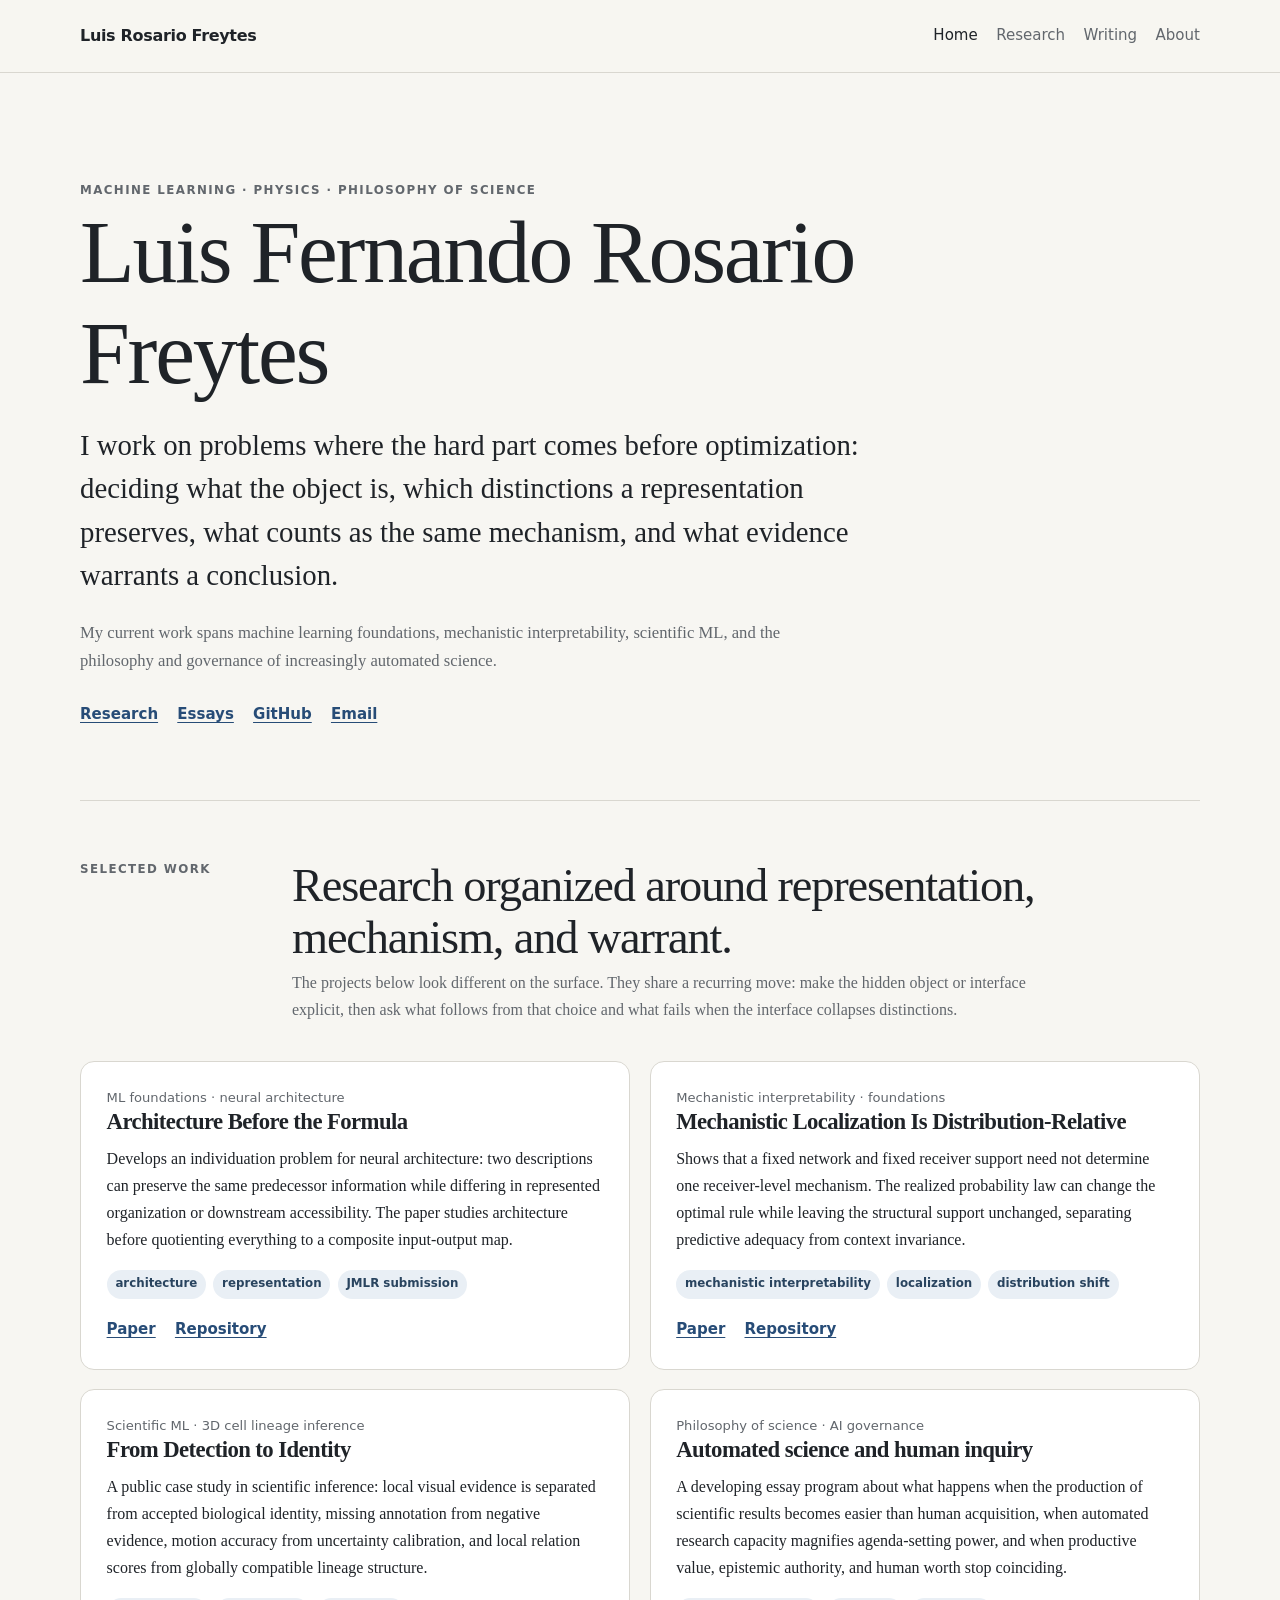
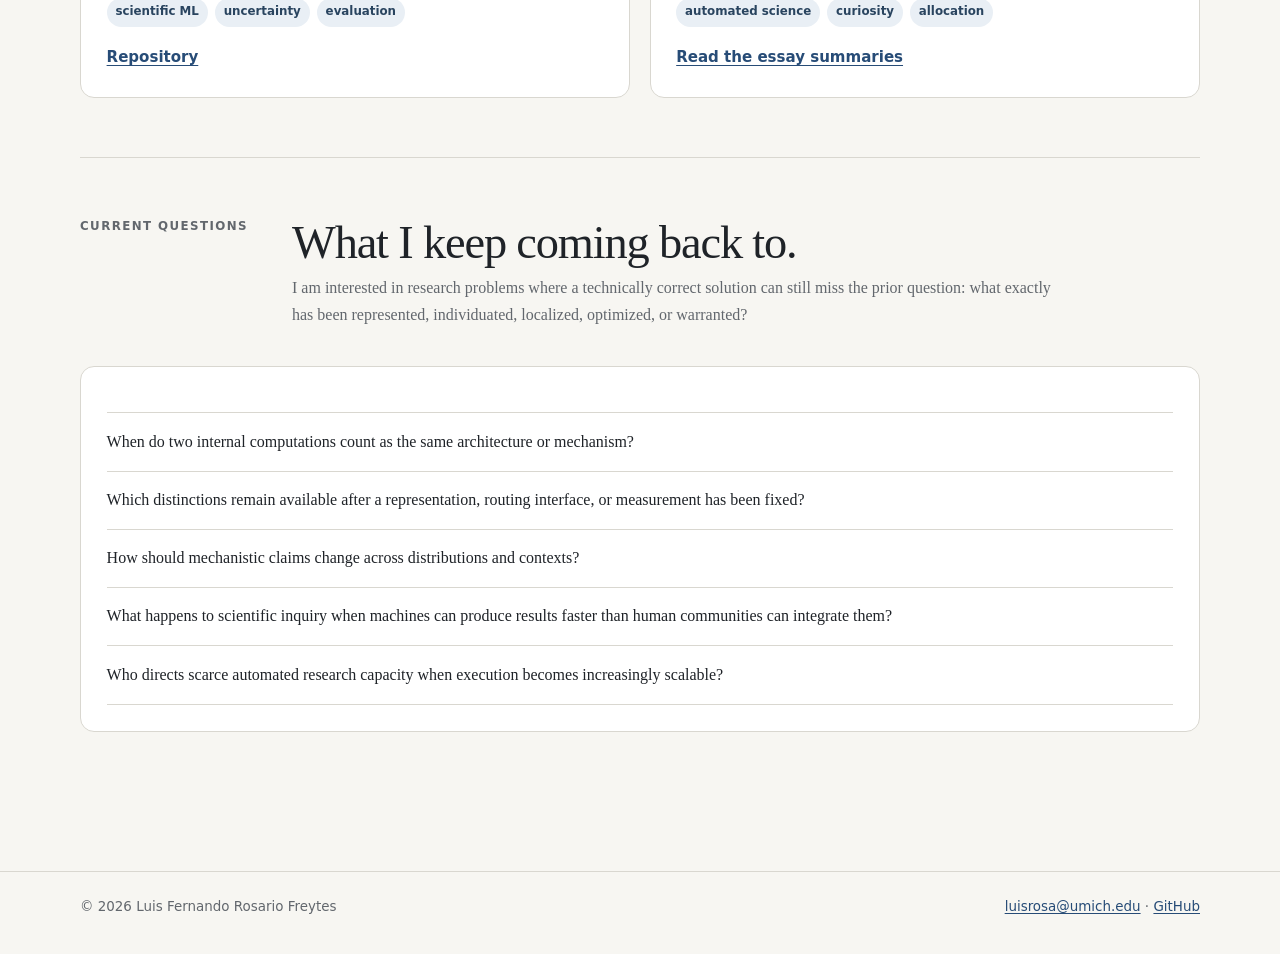
<file: index.html>
<!doctype html>
<html lang="en">
<head>
  <meta charset="utf-8">
  <meta name="viewport" content="width=device-width, initial-scale=1">
  <meta name="description" content="Research homepage of Luis Fernando Rosario Freytes: machine learning foundations, mechanistic interpretability, scientific ML, and philosophy of scientific inquiry.">
  <title>Luis Fernando Rosario Freytes</title>
  <link rel="stylesheet" href="style.css">
</head>
<body>
  <a class="skip-link" href="#content">Skip to content</a>
  <header>
    <div class="site-shell nav">
      <a class="brand" href="index.html">Luis Rosario Freytes</a>
      <nav class="nav-links" aria-label="Primary">
        <a aria-current="page" href="index.html">Home</a>
        <a href="research.html">Research</a>
        <a href="writing.html">Writing</a>
        <a href="about.html">About</a>
      </nav>
    </div>
  </header>

  <main id="content">
    <div class="site-shell">
      <section class="hero">
        <div class="eyebrow">Machine learning · physics · philosophy of science</div>
        <h1>Luis Fernando Rosario Freytes</h1>
        <p class="lede">I work on problems where the hard part comes before optimization: deciding what the object is, which distinctions a representation preserves, what counts as the same mechanism, and what evidence warrants a conclusion.</p>
        <p class="sublede">My current work spans machine learning foundations, mechanistic interpretability, scientific ML, and the philosophy and governance of increasingly automated science.</p>
        <div class="links">
          <a href="research.html">Research</a>
          <a href="writing.html">Essays</a>
          <a href="https://github.com/luisrosa">GitHub</a>
          <a href="mailto:luisrosa@umich.edu">Email</a>
        </div>
      </section>

      <section class="section">
        <div class="section-head">
          <div class="section-kicker">Selected work</div>
          <div>
            <h2>Research organized around representation, mechanism, and warrant.</h2>
            <p>The projects below look different on the surface. They share a recurring move: make the hidden object or interface explicit, then ask what follows from that choice and what fails when the interface collapses distinctions.</p>
          </div>
        </div>

        <div class="grid">
          <article class="card">
            <div class="meta">ML foundations · neural architecture</div>
            <h3>Architecture Before the Formula</h3>
            <p>Develops an individuation problem for neural architecture: two descriptions can preserve the same predecessor information while differing in represented organization or downstream accessibility. The paper studies architecture before quotienting everything to a composite input-output map.</p>
            <div class="tags"><span class="tag">architecture</span><span class="tag">representation</span><span class="tag">JMLR submission</span></div>
            <div class="links"><a href="https://arxiv.org/abs/2601.11618">Paper</a><a href="https://github.com/luisrosa/architecture-before-formula">Repository</a></div>
          </article>

          <article class="card">
            <div class="meta">Mechanistic interpretability · foundations</div>
            <h3>Mechanistic Localization Is Distribution-Relative</h3>
            <p>Shows that a fixed network and fixed receiver support need not determine one receiver-level mechanism. The realized probability law can change the optimal rule while leaving the structural support unchanged, separating predictive adequacy from context invariance.</p>
            <div class="tags"><span class="tag">mechanistic interpretability</span><span class="tag">localization</span><span class="tag">distribution shift</span></div>
            <div class="links"><a href="https://github.com/luisrosa/Mechanistic-Localization-Is-Distribution-Relative/blob/main/mechanistic_localization_is_distribution_relative.pdf">Paper</a><a href="https://github.com/luisrosa/Mechanistic-Localization-Is-Distribution-Relative">Repository</a></div>
          </article>

          <article class="card">
            <div class="meta">Scientific ML · 3D cell lineage inference</div>
            <h3>From Detection to Identity</h3>
            <p>A public case study in scientific inference: local visual evidence is separated from accepted biological identity, missing annotation from negative evidence, motion accuracy from uncertainty calibration, and local relation scores from globally compatible lineage structure.</p>
            <div class="tags"><span class="tag">scientific ML</span><span class="tag">uncertainty</span><span class="tag">evaluation</span></div>
            <div class="links"><a href="https://github.com/luisrosa/from-detection-to-identity">Repository</a></div>
          </article>

          <article class="card">
            <div class="meta">Philosophy of science · AI governance</div>
            <h3>Automated science and human inquiry</h3>
            <p>A developing essay program about what happens when the production of scientific results becomes easier than human acquisition, when automated research capacity magnifies agenda-setting power, and when productive value, epistemic authority, and human worth stop coinciding.</p>
            <div class="tags"><span class="tag">automated science</span><span class="tag">curiosity</span><span class="tag">allocation</span></div>
            <div class="links"><a href="writing.html">Read the essay summaries</a></div>
          </article>
        </div>
      </section>

      <section class="section">
        <div class="section-head">
          <div class="section-kicker">Current questions</div>
          <div>
            <h2>What I keep coming back to.</h2>
            <p>I am interested in research problems where a technically correct solution can still miss the prior question: what exactly has been represented, individuated, localized, optimized, or warranted?</p>
          </div>
        </div>
        <div class="grid">
          <div class="card wide">
            <ul class="list-clean">
              <li>When do two internal computations count as the same architecture or mechanism?</li>
              <li>Which distinctions remain available after a representation, routing interface, or measurement has been fixed?</li>
              <li>How should mechanistic claims change across distributions and contexts?</li>
              <li>What happens to scientific inquiry when machines can produce results faster than human communities can integrate them?</li>
              <li>Who directs scarce automated research capacity when execution becomes increasingly scalable?</li>
            </ul>
          </div>
        </div>
      </section>
    </div>
  </main>

  <footer>
    <div class="site-shell footer-inner">
      <span>© 2026 Luis Fernando Rosario Freytes</span>
      <span><a href="mailto:luisrosa@umich.edu">luisrosa@umich.edu</a> · <a href="https://github.com/luisrosa">GitHub</a></span>
    </div>
  </footer>
</body>
</html>
</file>
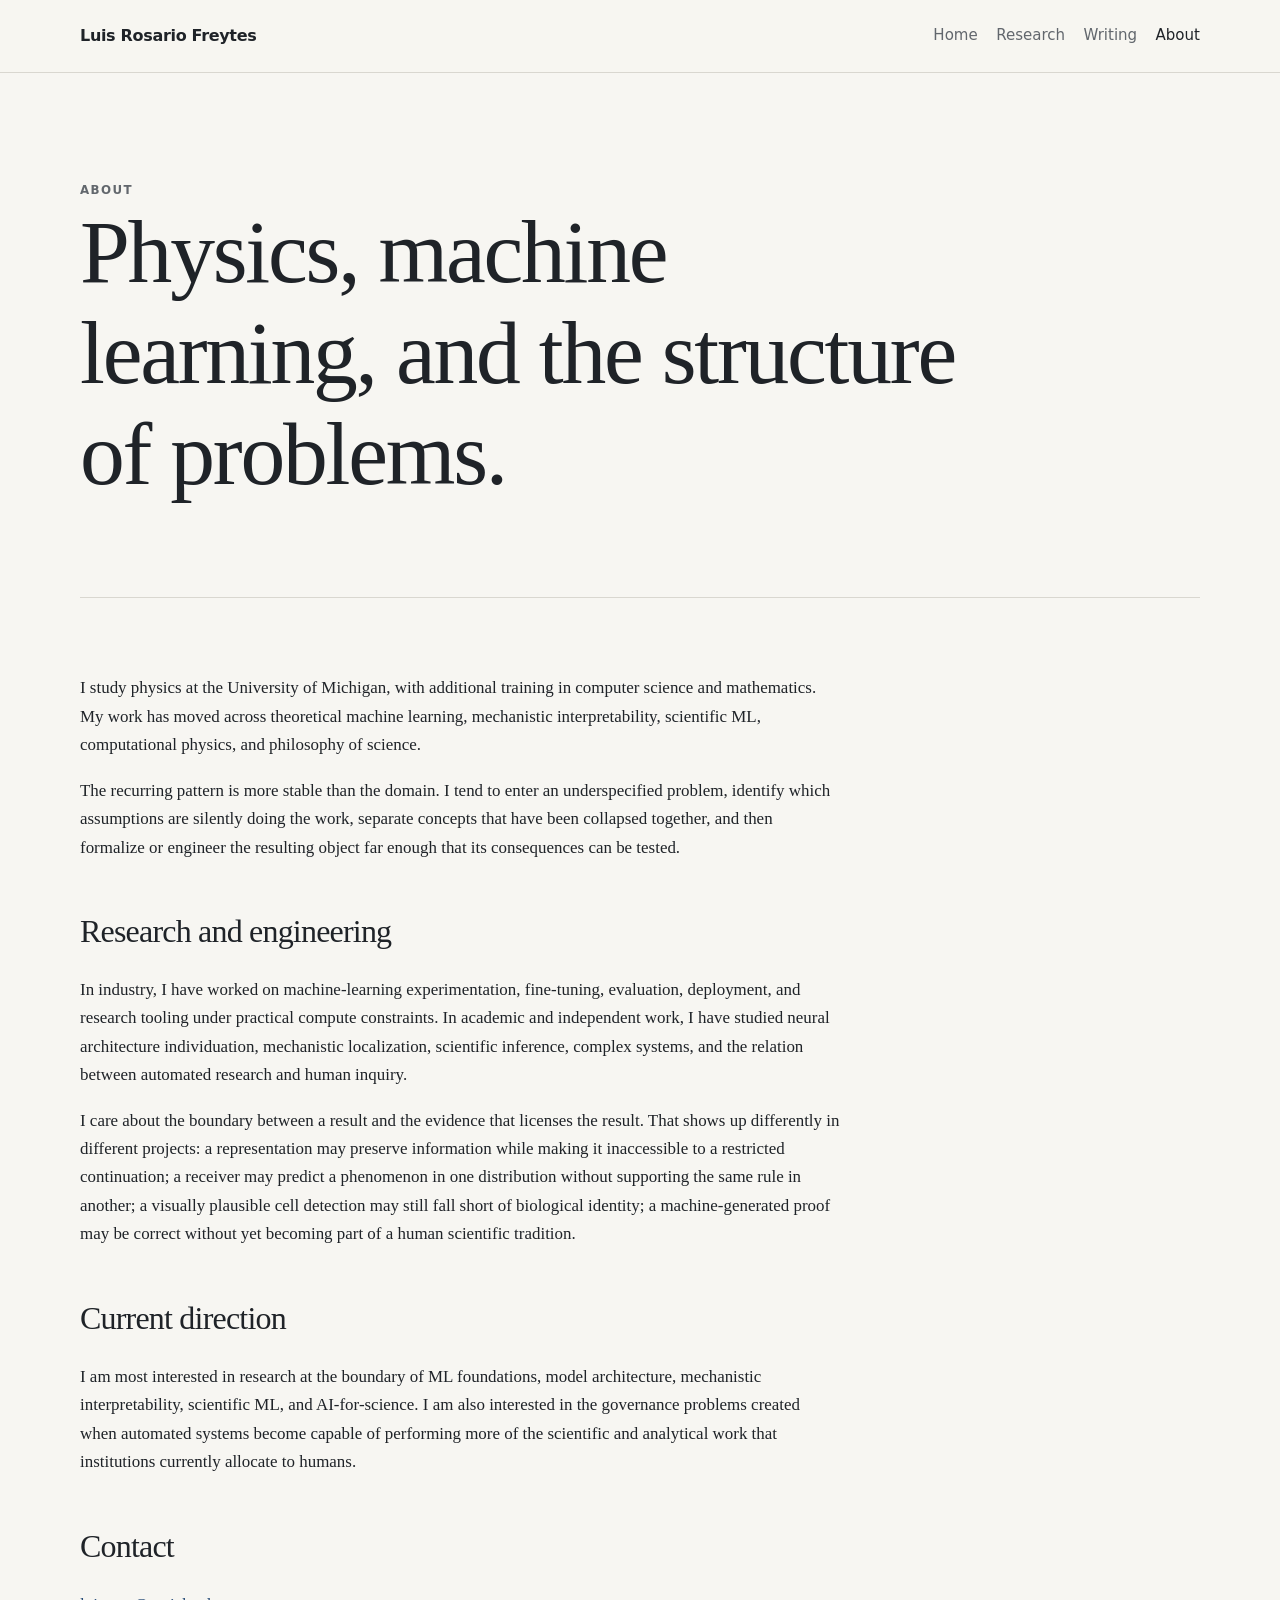
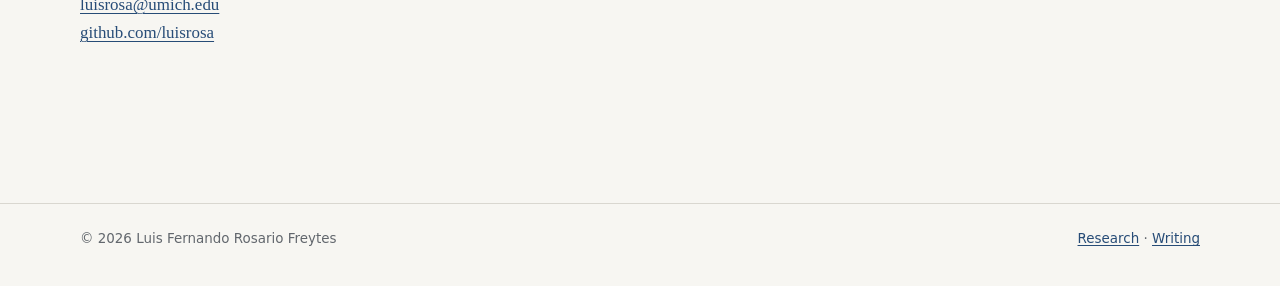
<file: about.html>
<!doctype html>
<html lang="en">
<head>
  <meta charset="utf-8">
  <meta name="viewport" content="width=device-width, initial-scale=1">
  <meta name="description" content="About Luis Fernando Rosario Freytes, a University of Michigan physics student working across machine learning, mechanistic interpretability, scientific ML, and philosophy of science.">
  <title>About — Luis Rosario Freytes</title>
  <link rel="stylesheet" href="style.css">
</head>
<body>
  <header><div class="site-shell nav"><a class="brand" href="index.html">Luis Rosario Freytes</a><nav class="nav-links"><a href="index.html">Home</a><a href="research.html">Research</a><a href="writing.html">Writing</a><a aria-current="page" href="about.html">About</a></nav></div></header>
  <main id="content"><div class="site-shell">
    <section class="hero"><div class="eyebrow">About</div><h1>Physics, machine learning, and the structure of problems.</h1></section>
    <section class="section"><div class="prose">
      <p>I study physics at the University of Michigan, with additional training in computer science and mathematics. My work has moved across theoretical machine learning, mechanistic interpretability, scientific ML, computational physics, and philosophy of science.</p>
      <p>The recurring pattern is more stable than the domain. I tend to enter an underspecified problem, identify which assumptions are silently doing the work, separate concepts that have been collapsed together, and then formalize or engineer the resulting object far enough that its consequences can be tested.</p>
      <h2>Research and engineering</h2>
      <p>In industry, I have worked on machine-learning experimentation, fine-tuning, evaluation, deployment, and research tooling under practical compute constraints. In academic and independent work, I have studied neural architecture individuation, mechanistic localization, scientific inference, complex systems, and the relation between automated research and human inquiry.</p>
      <p>I care about the boundary between a result and the evidence that licenses the result. That shows up differently in different projects: a representation may preserve information while making it inaccessible to a restricted continuation; a receiver may predict a phenomenon in one distribution without supporting the same rule in another; a visually plausible cell detection may still fall short of biological identity; a machine-generated proof may be correct without yet becoming part of a human scientific tradition.</p>
      <h2>Current direction</h2>
      <p>I am most interested in research at the boundary of ML foundations, model architecture, mechanistic interpretability, scientific ML, and AI-for-science. I am also interested in the governance problems created when automated systems become capable of performing more of the scientific and analytical work that institutions currently allocate to humans.</p>
      <h2>Contact</h2>
      <p><a href="mailto:luisrosa@umich.edu">luisrosa@umich.edu</a><br><a href="https://github.com/luisrosa">github.com/luisrosa</a></p>
    </div></section>
  </div></main>
  <footer><div class="site-shell footer-inner"><span>© 2026 Luis Fernando Rosario Freytes</span><span><a href="research.html">Research</a> · <a href="writing.html">Writing</a></span></div></footer>
</body>
</html>
</file>
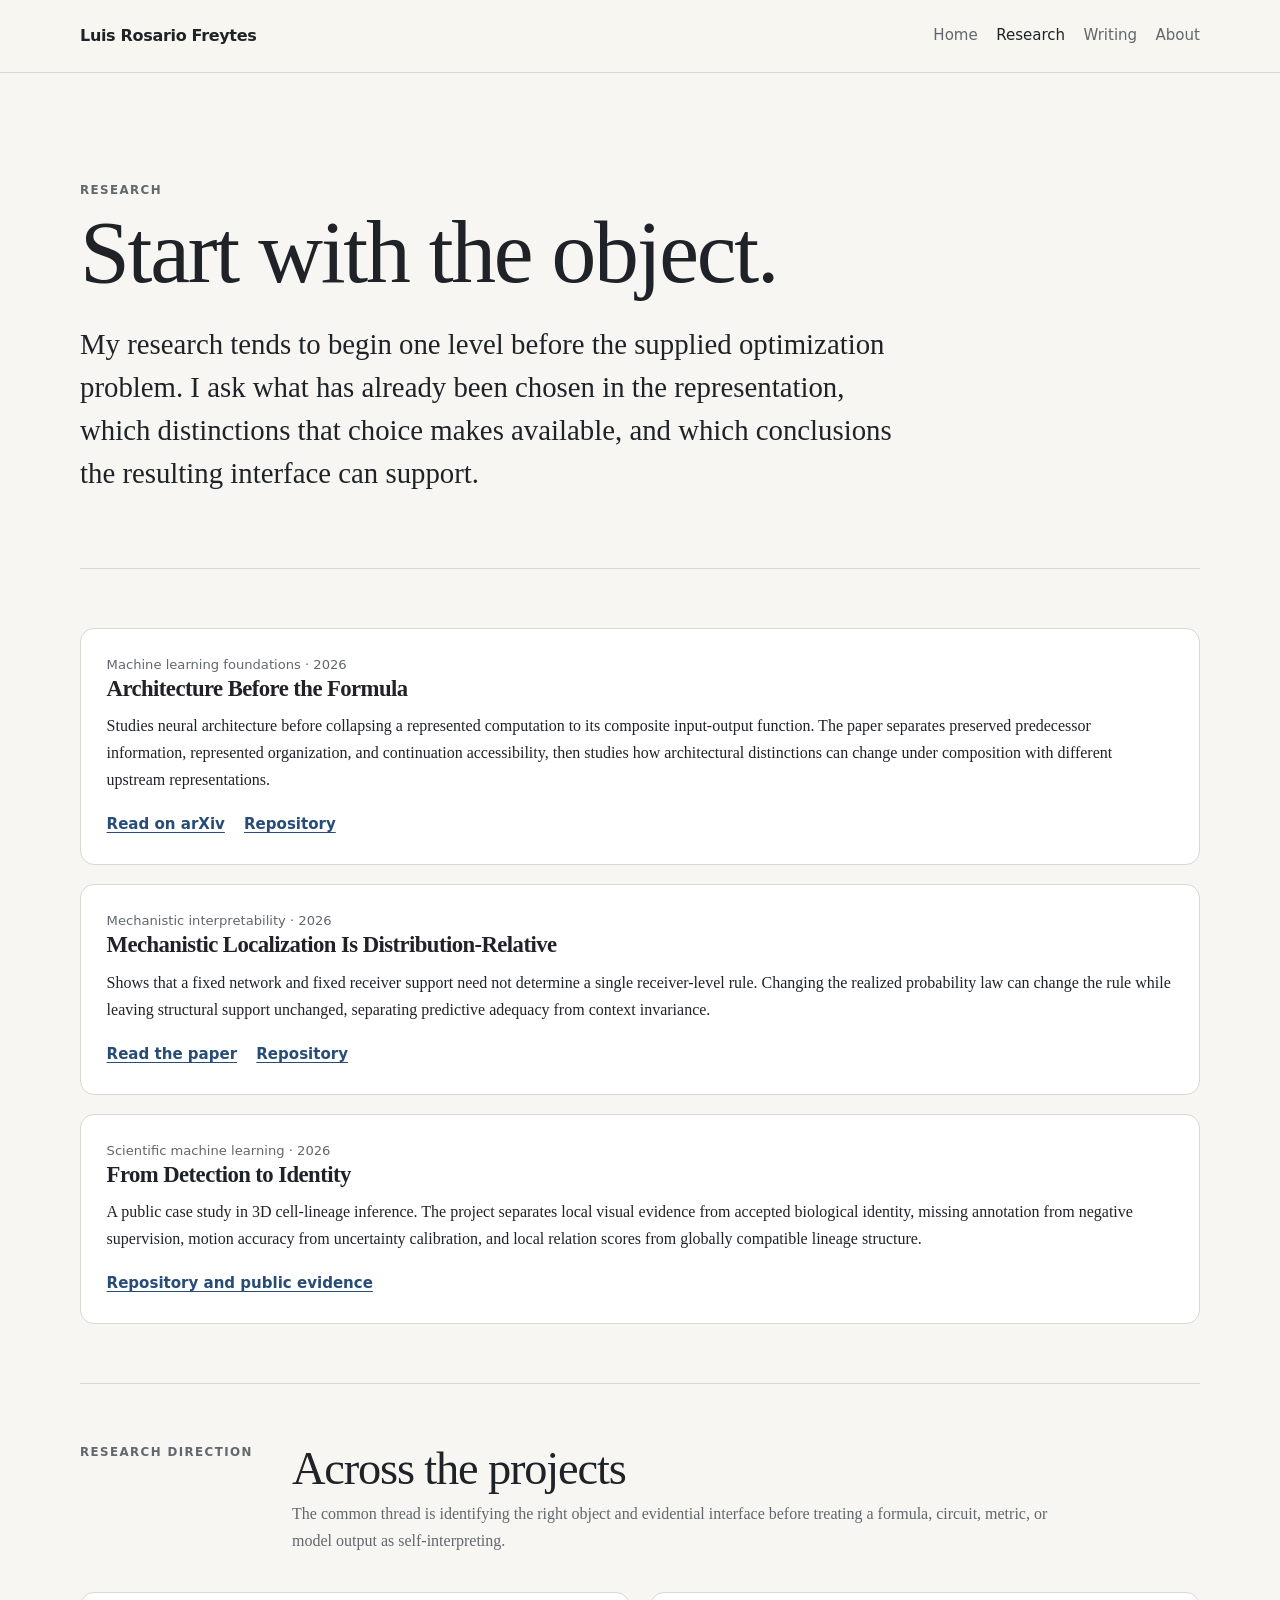
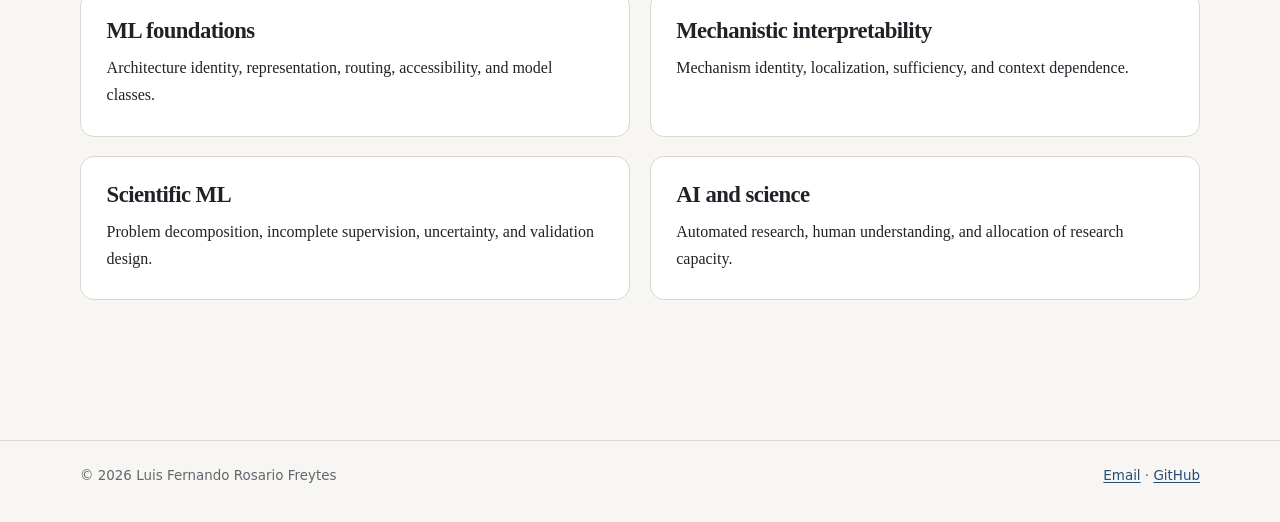
<file: research.html>
<!doctype html>
<html lang="en">
<head>
  <meta charset="utf-8">
  <meta name="viewport" content="width=device-width, initial-scale=1">
  <meta name="description" content="Research by Luis Fernando Rosario Freytes in machine learning foundations, mechanistic interpretability, and scientific ML.">
  <title>Research — Luis Rosario Freytes</title>
  <link rel="stylesheet" href="style.css">
</head>
<body>
  <header><div class="site-shell nav"><a class="brand" href="index.html">Luis Rosario Freytes</a><nav class="nav-links"><a href="index.html">Home</a><a aria-current="page" href="research.html">Research</a><a href="writing.html">Writing</a><a href="about.html">About</a></nav></div></header>
  <main id="content"><div class="site-shell">
    <section class="hero"><div class="eyebrow">Research</div><h1>Start with the object.</h1><p class="lede">My research tends to begin one level before the supplied optimization problem. I ask what has already been chosen in the representation, which distinctions that choice makes available, and which conclusions the resulting interface can support.</p></section>
    <section class="section"><div class="grid">
      <article class="card wide"><div class="meta">Machine learning foundations · 2026</div><h3>Architecture Before the Formula</h3><p>Studies neural architecture before collapsing a represented computation to its composite input-output function. The paper separates preserved predecessor information, represented organization, and continuation accessibility, then studies how architectural distinctions can change under composition with different upstream representations.</p><div class="links"><a href="https://arxiv.org/abs/2601.11618">Read on arXiv</a><a href="https://github.com/luisrosa/architecture-before-formula">Repository</a></div></article>
      <article class="card wide"><div class="meta">Mechanistic interpretability · 2026</div><h3>Mechanistic Localization Is Distribution-Relative</h3><p>Shows that a fixed network and fixed receiver support need not determine a single receiver-level rule. Changing the realized probability law can change the rule while leaving structural support unchanged, separating predictive adequacy from context invariance.</p><div class="links"><a href="https://github.com/luisrosa/Mechanistic-Localization-Is-Distribution-Relative/blob/main/mechanistic_localization_is_distribution_relative.pdf">Read the paper</a><a href="https://github.com/luisrosa/Mechanistic-Localization-Is-Distribution-Relative">Repository</a></div></article>
      <article class="card wide"><div class="meta">Scientific machine learning · 2026</div><h3>From Detection to Identity</h3><p>A public case study in 3D cell-lineage inference. The project separates local visual evidence from accepted biological identity, missing annotation from negative supervision, motion accuracy from uncertainty calibration, and local relation scores from globally compatible lineage structure.</p><div class="links"><a href="https://github.com/luisrosa/from-detection-to-identity">Repository and public evidence</a></div></article>
    </div></section>
    <section class="section"><div class="section-head"><div class="section-kicker">Research direction</div><div><h2>Across the projects</h2><p>The common thread is identifying the right object and evidential interface before treating a formula, circuit, metric, or model output as self-interpreting.</p></div></div><div class="grid"><div class="card"><h3>ML foundations</h3><p>Architecture identity, representation, routing, accessibility, and model classes.</p></div><div class="card"><h3>Mechanistic interpretability</h3><p>Mechanism identity, localization, sufficiency, and context dependence.</p></div><div class="card"><h3>Scientific ML</h3><p>Problem decomposition, incomplete supervision, uncertainty, and validation design.</p></div><div class="card"><h3>AI and science</h3><p>Automated research, human understanding, and allocation of research capacity.</p></div></div></section>
  </div></main>
  <footer><div class="site-shell footer-inner"><span>© 2026 Luis Fernando Rosario Freytes</span><span><a href="mailto:luisrosa@umich.edu">Email</a> · <a href="https://github.com/luisrosa">GitHub</a></span></div></footer>
</body>
</html>
</file>
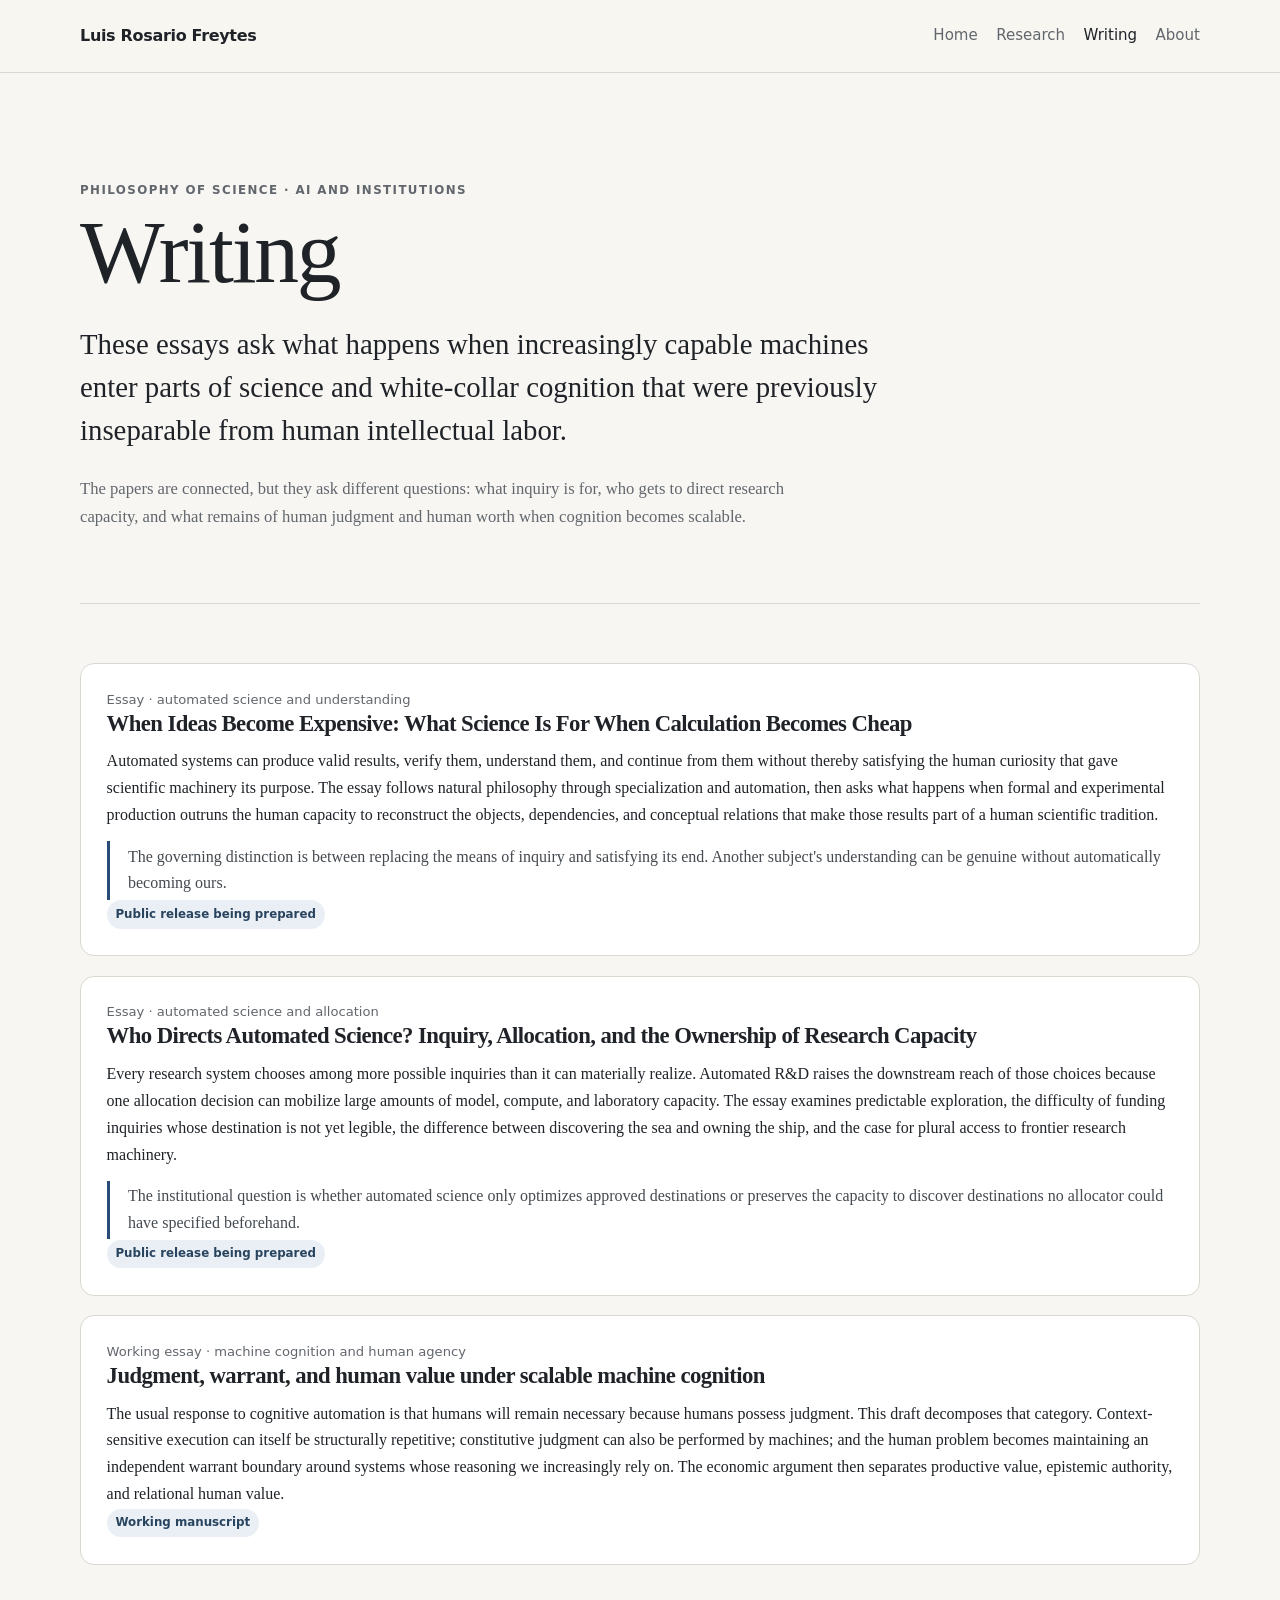
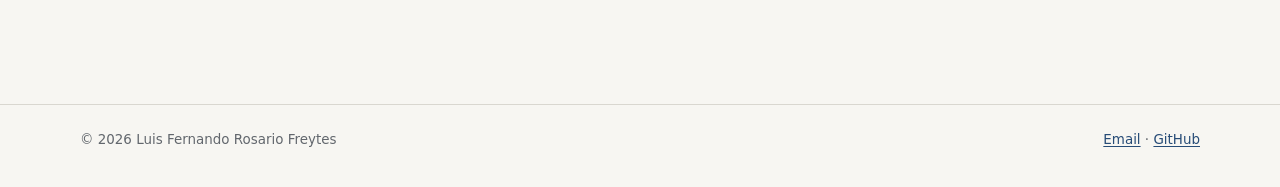
<file: writing.html>
<!doctype html>
<html lang="en">
<head>
  <meta charset="utf-8">
  <meta name="viewport" content="width=device-width, initial-scale=1">
  <meta name="description" content="Essays by Luis Fernando Rosario Freytes on automated science, human inquiry, research allocation, judgment, and human value.">
  <title>Writing — Luis Rosario Freytes</title>
  <link rel="stylesheet" href="style.css">
</head>
<body>
  <header><div class="site-shell nav"><a class="brand" href="index.html">Luis Rosario Freytes</a><nav class="nav-links"><a href="index.html">Home</a><a href="research.html">Research</a><a aria-current="page" href="writing.html">Writing</a><a href="about.html">About</a></nav></div></header>
  <main id="content"><div class="site-shell">
    <section class="hero"><div class="eyebrow">Philosophy of science · AI and institutions</div><h1>Writing</h1><p class="lede">These essays ask what happens when increasingly capable machines enter parts of science and white-collar cognition that were previously inseparable from human intellectual labor.</p><p class="sublede">The papers are connected, but they ask different questions: what inquiry is for, who gets to direct research capacity, and what remains of human judgment and human worth when cognition becomes scalable.</p></section>
    <section class="section"><div class="grid">
      <article class="card wide"><div class="meta">Essay · automated science and understanding</div><h3>When Ideas Become Expensive: What Science Is For When Calculation Becomes Cheap</h3><p>Automated systems can produce valid results, verify them, understand them, and continue from them without thereby satisfying the human curiosity that gave scientific machinery its purpose. The essay follows natural philosophy through specialization and automation, then asks what happens when formal and experimental production outruns the human capacity to reconstruct the objects, dependencies, and conceptual relations that make those results part of a human scientific tradition.</p><p class="note">The governing distinction is between replacing the means of inquiry and satisfying its end. Another subject's understanding can be genuine without automatically becoming ours.</p><span class="status">Public release being prepared</span></article>
      <article class="card wide"><div class="meta">Essay · automated science and allocation</div><h3>Who Directs Automated Science? Inquiry, Allocation, and the Ownership of Research Capacity</h3><p>Every research system chooses among more possible inquiries than it can materially realize. Automated R&amp;D raises the downstream reach of those choices because one allocation decision can mobilize large amounts of model, compute, and laboratory capacity. The essay examines predictable exploration, the difficulty of funding inquiries whose destination is not yet legible, the difference between discovering the sea and owning the ship, and the case for plural access to frontier research machinery.</p><p class="note">The institutional question is whether automated science only optimizes approved destinations or preserves the capacity to discover destinations no allocator could have specified beforehand.</p><span class="status">Public release being prepared</span></article>
      <article class="card wide"><div class="meta">Working essay · machine cognition and human agency</div><h3>Judgment, warrant, and human value under scalable machine cognition</h3><p>The usual response to cognitive automation is that humans will remain necessary because humans possess judgment. This draft decomposes that category. Context-sensitive execution can itself be structurally repetitive; constitutive judgment can also be performed by machines; and the human problem becomes maintaining an independent warrant boundary around systems whose reasoning we increasingly rely on. The economic argument then separates productive value, epistemic authority, and relational human value.</p><span class="status">Working manuscript</span></article>
    </div></section>
  </div></main>
  <footer><div class="site-shell footer-inner"><span>© 2026 Luis Fernando Rosario Freytes</span><span><a href="mailto:luisrosa@umich.edu">Email</a> · <a href="https://github.com/luisrosa">GitHub</a></span></div></footer>
</body>
</html>
</file>
<file: style.css>
:root {
  --bg: #f7f6f2;
  --surface: #ffffff;
  --text: #1f2328;
  --muted: #62676d;
  --line: #d9d7d0;
  --accent: #274c77;
  --accent-soft: #e9eff5;
  --max: 1120px;
  --reading: 760px;
}

* { box-sizing: border-box; }
html { scroll-behavior: smooth; }
body { margin: 0; background: var(--bg); color: var(--text); font-family: Georgia, "Times New Roman", serif; line-height: 1.68; }
a { color: var(--accent); text-decoration-thickness: 1px; text-underline-offset: 0.18em; }
a:hover { text-decoration-thickness: 2px; }
.site-shell { width: min(calc(100% - 2.5rem), var(--max)); margin: 0 auto; }
header { border-bottom: 1px solid var(--line); background: rgba(247, 246, 242, 0.96); }
.nav { min-height: 72px; display: flex; align-items: center; justify-content: space-between; gap: 1.5rem; }
.brand { font-family: ui-sans-serif, system-ui, -apple-system, BlinkMacSystemFont, "Segoe UI", sans-serif; font-weight: 700; letter-spacing: -0.02em; color: var(--text); text-decoration: none; }
.nav-links { display: flex; flex-wrap: wrap; gap: 1.15rem; font-family: ui-sans-serif, system-ui, -apple-system, BlinkMacSystemFont, "Segoe UI", sans-serif; font-size: 0.94rem; }
.nav-links a { color: var(--muted); text-decoration: none; }
.nav-links a:hover, .nav-links a[aria-current="page"] { color: var(--text); }
main { padding: 5.25rem 0 5rem; }
.hero { max-width: 900px; padding: 1.5rem 0 4.5rem; }
.eyebrow, .meta, .tag, .section-kicker, .links, .footer-inner, .status { font-family: ui-sans-serif, system-ui, -apple-system, BlinkMacSystemFont, "Segoe UI", sans-serif; }
.eyebrow, .section-kicker { text-transform: uppercase; letter-spacing: 0.12em; font-size: 0.74rem; font-weight: 700; color: var(--muted); }
h1, h2, h3 { line-height: 1.13; letter-spacing: -0.025em; margin-top: 0; }
h1 { font-size: clamp(2.7rem, 7vw, 5.9rem); font-weight: 500; margin-bottom: 1.3rem; }
.hero .lede { max-width: 830px; font-size: clamp(1.3rem, 2.4vw, 1.8rem); line-height: 1.5; margin: 0; }
.hero .sublede { max-width: 760px; margin: 1.4rem 0 0; color: var(--muted); font-size: 1.04rem; }
.links { display: flex; flex-wrap: wrap; gap: 0.9rem 1.2rem; margin-top: 1.7rem; font-size: 0.94rem; }
.links a { font-weight: 650; }
.section { border-top: 1px solid var(--line); padding: 3.7rem 0; }
.section-head { display: grid; grid-template-columns: 180px minmax(0, 1fr); gap: 2rem; margin-bottom: 2.3rem; }
.section-head h2 { font-size: clamp(1.8rem, 4vw, 2.9rem); font-weight: 500; margin: 0; }
.section-head p { max-width: var(--reading); color: var(--muted); margin: 0.35rem 0 0; }
.grid { display: grid; grid-template-columns: repeat(12, 1fr); gap: 1.2rem; }
.card { grid-column: span 6; background: var(--surface); border: 1px solid var(--line); border-radius: 14px; padding: 1.55rem 1.6rem 1.65rem; min-height: 100%; }
.card.wide { grid-column: span 12; }
.card h3 { font-size: 1.42rem; margin-bottom: 0.55rem; }
.card p { margin: 0.75rem 0 0; }
.card .meta { color: var(--muted); font-size: 0.82rem; }
.tags { display: flex; flex-wrap: wrap; gap: 0.45rem; margin-top: 1rem; }
.tag, .status { display: inline-flex; align-items: center; width: fit-content; padding: 0.28rem 0.55rem; border-radius: 999px; background: var(--accent-soft); color: #29445f; font-size: 0.74rem; font-weight: 650; }
.card .links { margin-top: 1.15rem; }
.prose { max-width: var(--reading); font-size: 1.06rem; }
.prose h2 { font-size: 2rem; font-weight: 500; margin-top: 3.2rem; }
.prose h3 { font-size: 1.36rem; margin-top: 2.3rem; }
.prose p { margin: 1.05rem 0; }
.list-clean { list-style: none; padding: 0; margin: 1.3rem 0 0; }
.list-clean li { padding: 0.95rem 0; border-top: 1px solid var(--line); }
.list-clean li:last-child { border-bottom: 1px solid var(--line); }
.note { border-left: 3px solid var(--accent); padding: 0.15rem 0 0.15rem 1.15rem; color: #444a50; }
footer { border-top: 1px solid var(--line); padding: 1.5rem 0 2.2rem; }
.footer-inner { display: flex; justify-content: space-between; flex-wrap: wrap; gap: 0.8rem 1.5rem; color: var(--muted); font-size: 0.84rem; }
.skip-link { position: absolute; left: -999px; top: 0; }
.skip-link:focus { left: 1rem; top: 1rem; z-index: 100; background: var(--surface); padding: 0.7rem 0.9rem; border: 1px solid var(--line); }
@media (max-width: 760px) {
  .site-shell { width: min(calc(100% - 1.4rem), var(--max)); }
  .nav { align-items: flex-start; flex-direction: column; padding: 1rem 0; gap: 0.65rem; }
  .nav-links { gap: 0.65rem 1rem; }
  main { padding-top: 3.2rem; }
  .hero { padding-bottom: 3.2rem; }
  .section-head { grid-template-columns: 1fr; gap: 0.45rem; }
  .card, .card.wide { grid-column: span 12; }
}
</file>
